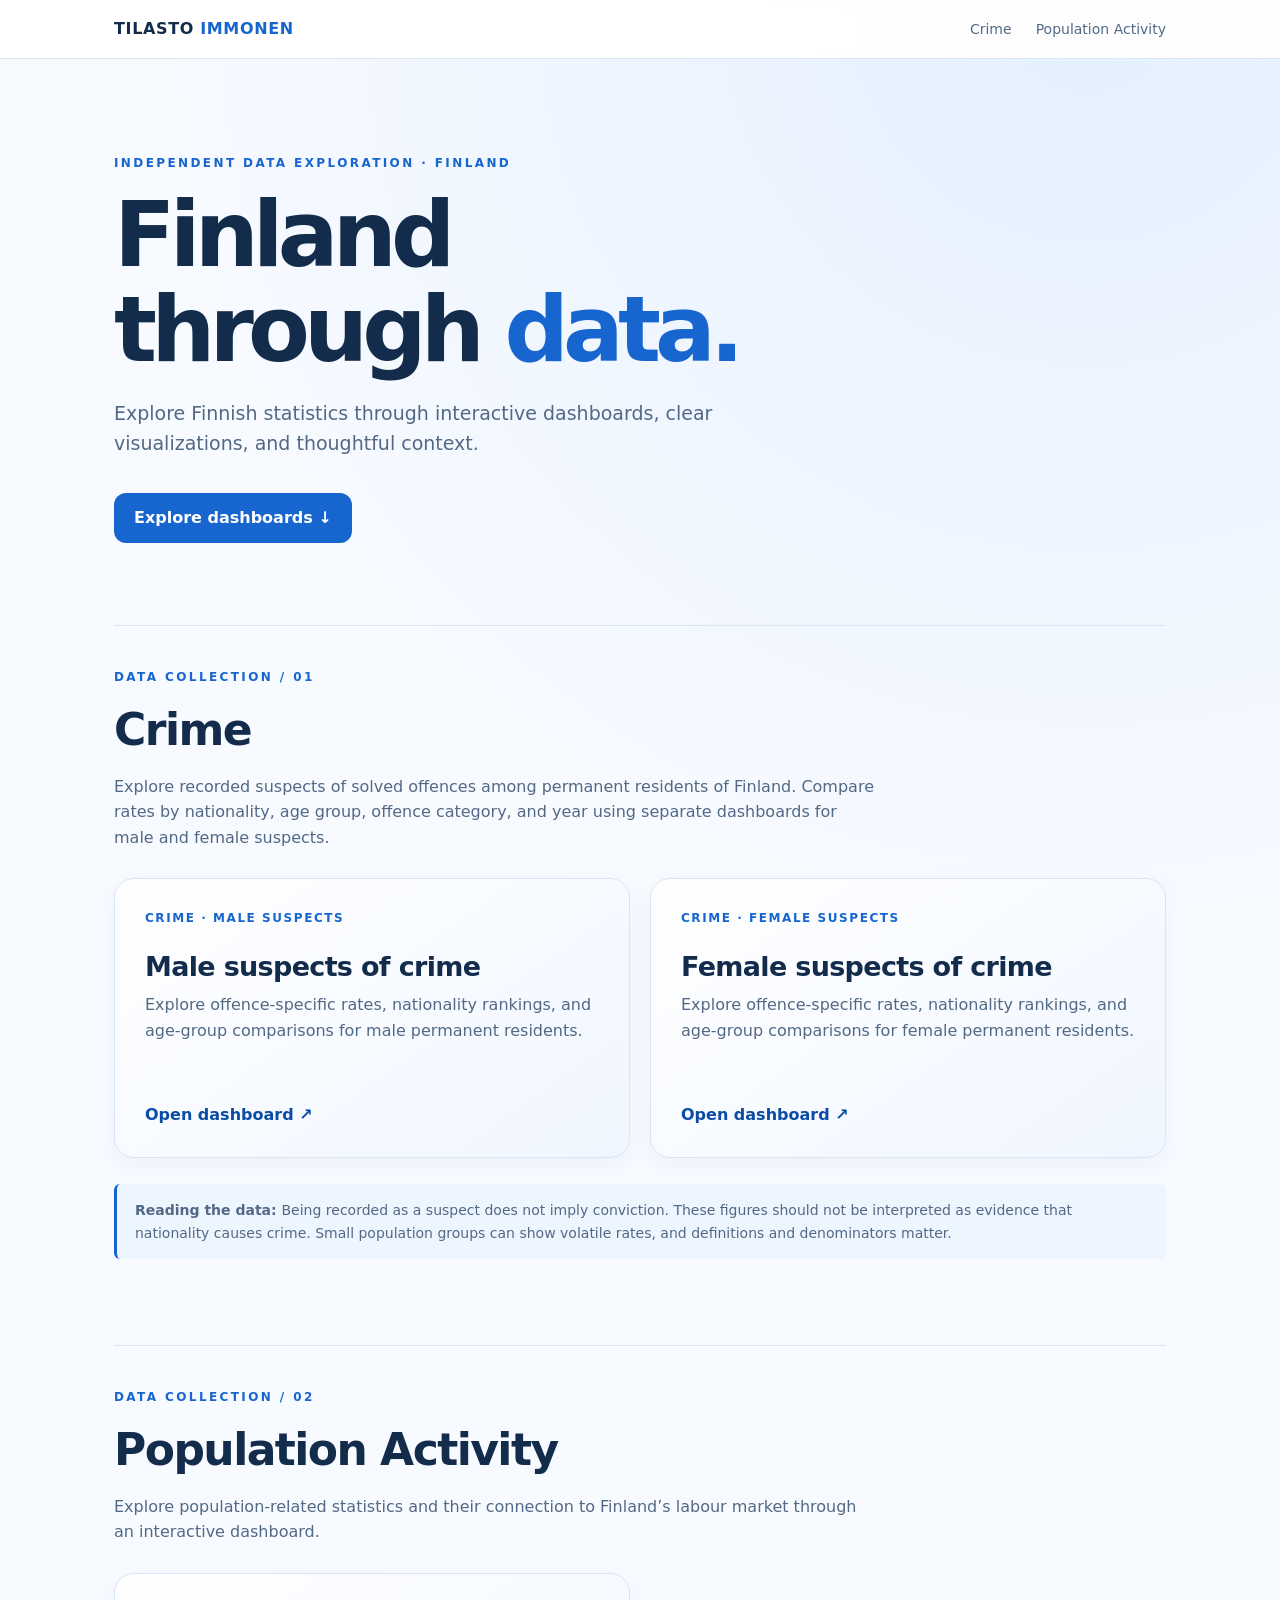
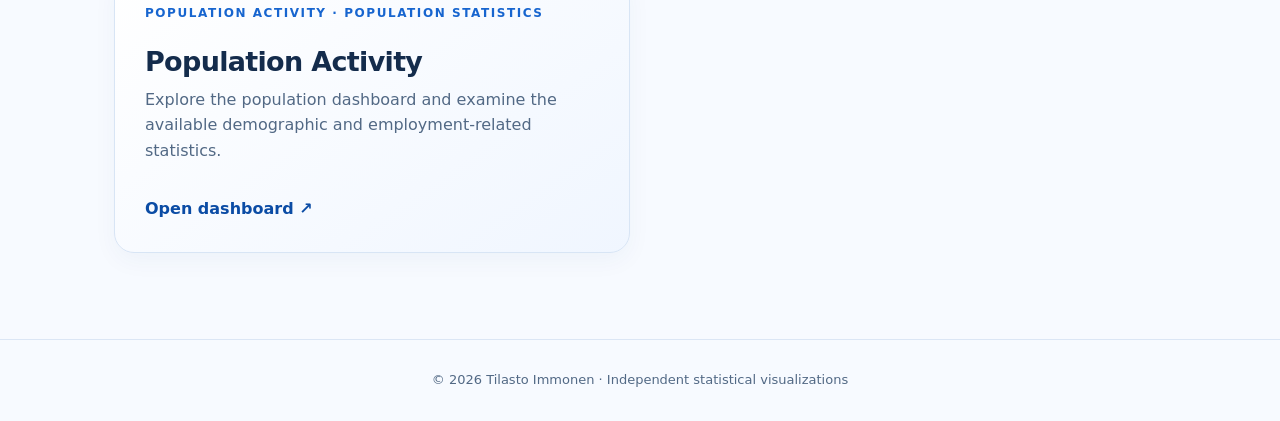
<file: index.html>
<!DOCTYPE html>
<html lang="en">
 <head>
  <meta charset="utf-8"/>
  <meta content="width=device-width,initial-scale=1" name="viewport"/>
  <meta content="Tilasto Immonen — independent explorations of Finnish statistics." name="description"/>
  <title>
   Tilasto Immonen | Finland Through Data
  </title>
  <link href="index.css" rel="stylesheet"/>
 </head>
 <body>
  <header>
   <div class="nav">
    <a class="brand" href="#home">
     TILASTO
     <span>
      IMMONEN
     </span>
    </a>
    <nav aria-label="Main navigation">
     <a href="#crime">
      Crime
     </a>
     <a href="#population-activity">
      Population Activity
     </a>
    </nav>
   </div>
  </header>
  <main id="home">
   <section class="hero">
    <div class="eyebrow">
     Independent data exploration · Finland
    </div>
    <h1>
     Finland
     <br/>
     through
     <span>
      data.
     </span>
    </h1>
    <p>
     Explore Finnish statistics through interactive dashboards, clear visualizations, and thoughtful context.
    </p>
    <a class="button" href="#crime">
     Explore dashboards ↓
    </a>
   </section>
   <section class="section" id="crime">
    <div class="eyebrow">
     Data collection / 01
    </div>
    <h2>
     Crime
    </h2>
    <p class="section-intro">
     Explore recorded suspects of solved offences among permanent residents of Finland. Compare rates by nationality, age group, offence category, and year using separate dashboards for male and female suspects.
    </p>
    <div class="cards">
     <a class="card" href="male.html">
      <div class="tag">
       Crime · Male suspects
      </div>
      <h3>
       Male suspects of crime
      </h3>
      <p>
       Explore offence-specific rates, nationality rankings, and age-group comparisons for male permanent residents.
      </p>
      <div class="arrow">
       Open dashboard ↗
      </div>
     </a>
     <a class="card" href="female.html">
      <div class="tag">
       Crime · Female suspects
      </div>
      <h3>
       Female suspects of crime
      </h3>
      <p>
       Explore offence-specific rates, nationality rankings, and age-group comparisons for female permanent residents.
      </p>
      <div class="arrow">
       Open dashboard ↗
      </div>
     </a>
    </div>
    <div class="note">
     <strong>
      Reading the data:
     </strong>
     Being recorded as a suspect does not imply conviction. These figures should not be interpreted as evidence that nationality causes crime. Small population groups can show volatile rates, and definitions and denominators matter.
    </div>
   </section>
   <section class="section" id="population-activity">
    <div class="eyebrow">
     Data collection / 02
    </div>
    <h2>
     Population Activity
    </h2>
    <p class="section-intro">
     Explore population-related statistics and their connection to Finland’s labour market through an interactive dashboard.
    </p>
    <div class="cards">
     <a class="card" href="population_activitiy.html">
      <div class="tag">
       Population Activity · Population statistics
      </div>
      <h3>
       Population Activity
      </h3>
      <p>
       Explore the population dashboard and examine the available demographic and employment-related statistics.
      </p>
      <div class="arrow">
       Open dashboard ↗
      </div>
     </a>
    </div>
   </section>
  </main>
  <footer>
   © 2026 Tilasto Immonen · Independent statistical visualizations
  </footer>
 </body>
</html>
</file>
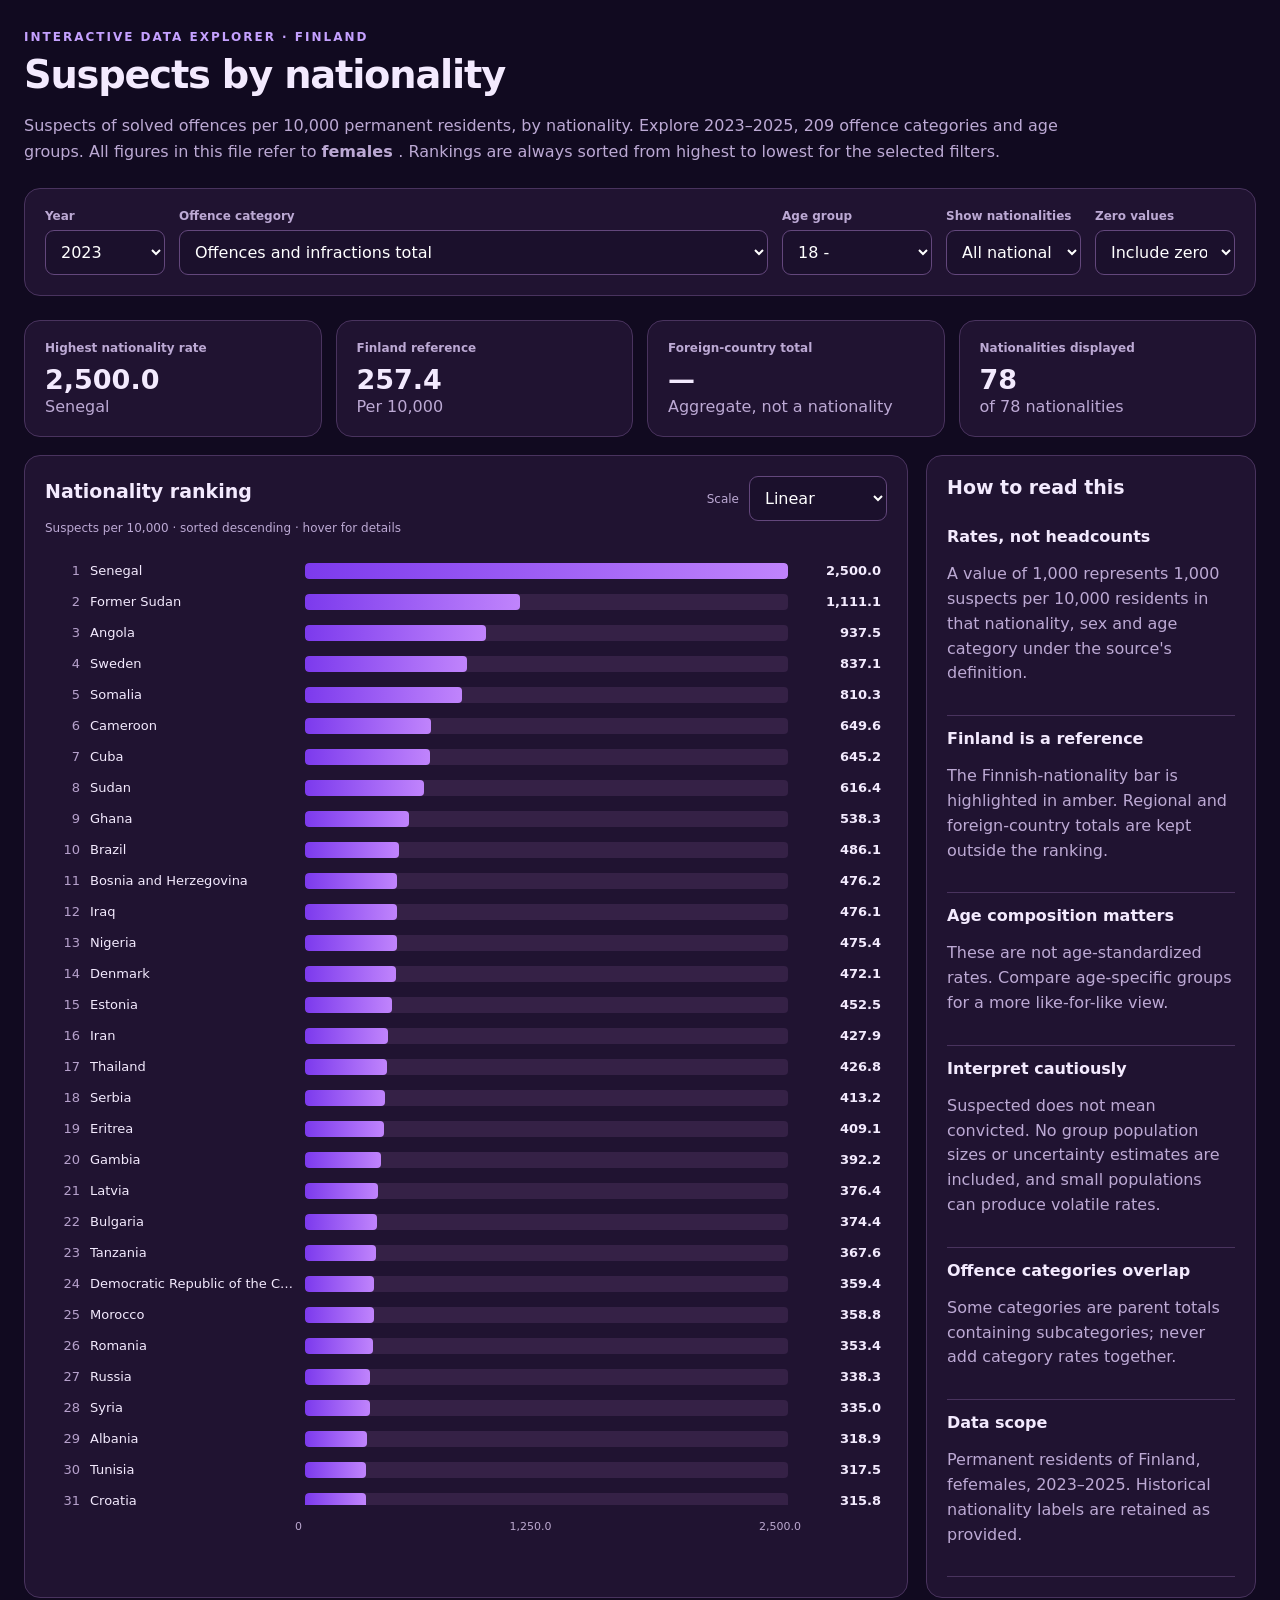
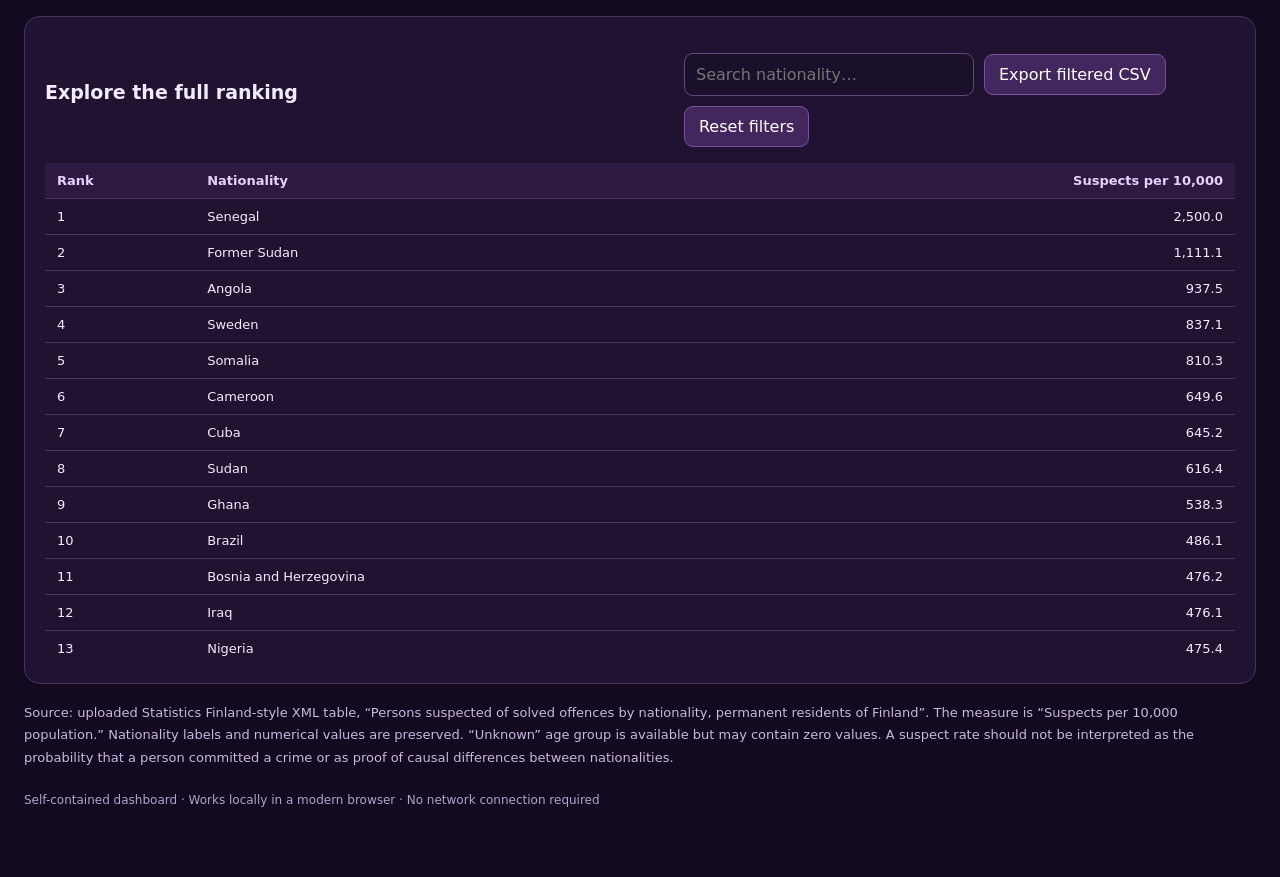
<file: female.html>
<!DOCTYPE html>
<html lang="en">
 <head>
  <meta charset="utf-8"/>
  <meta content="width=device-width,initial-scale=1" name="viewport"/>
  <title>
   Finland | Female suspects by nationality · Interactive dashboard
  </title>
  <link href="female.css" rel="stylesheet"/>
 </head>
 <body class="female">
  <div class="wrap">
   <div class="eyebrow">
    INTERACTIVE DATA EXPLORER · FINLAND
   </div>
   <h1>
    Suspects by nationality
   </h1>
   <p class="intro muted">
    Suspects of solved offences per 10,000 permanent residents, by nationality. Explore 2023–2025, 209 offence categories and age groups. All figures in this file refer to
    <b>
     females
    </b>
    . Rankings are always sorted from highest to lowest for the selected filters.
   </p>
   <div class="filters panel">
    <div>
     <label for="year">
      Year
     </label>
     <select id="year">
     </select>
    </div>
    <div>
     <label for="offence">
      Offence category
     </label>
     <select id="offence">
     </select>
    </div>
    <div>
     <label for="age">
      Age group
     </label>
     <select id="age">
     </select>
    </div>
    <div>
     <label for="top">
      Show nationalities
     </label>
     <select id="top">
      <option value="15">
       Top 15
      </option>
      <option value="25">
       Top 25
      </option>
      <option value="50">
       Top 50
      </option>
      <option selected="" value="all">
       All nationalities
      </option>
     </select>
    </div>
    <div>
     <label for="includeZero">
      Zero values
     </label>
     <select id="includeZero">
      <option value="yes">
       Include zeros
      </option>
      <option value="no">
       Hide zeros
      </option>
     </select>
    </div>
   </div>
   <div class="stats">
    <div class="stat">
     <div class="small-label">
      Highest nationality rate
     </div>
     <div class="value" id="highest">
      —
     </div>
     <div class="muted" id="highestName">
      —
     </div>
    </div>
    <div class="stat">
     <div class="small-label">
      Finland reference
     </div>
     <div class="value" id="finland">
      —
     </div>
     <div class="muted">
      Per 10,000
     </div>
    </div>
    <div class="stat">
     <div class="small-label">
      Foreign-country total
     </div>
     <div class="value" id="foreign">
      —
     </div>
     <div class="muted">
      Aggregate, not a nationality
     </div>
    </div>
    <div class="stat">
     <div class="small-label">
      Nationalities displayed
     </div>
     <div class="value" id="count">
      —
     </div>
     <div class="muted" id="countDetail">
      —
     </div>
    </div>
   </div>
   <div class="grid">
    <section class="panel">
     <div class="chart-top">
      <h2>
       Nationality ranking
      </h2>
      <div class="chart-opts">
       <span class="muted" style="font-size:12px">
        Scale
       </span>
       <select id="scale">
        <option value="linear">
         Linear
        </option>
        <option value="sqrt">
         Square root
        </option>
       </select>
      </div>
     </div>
     <div class="muted" style="font-size:12px">
      Suspects per 10,000 · sorted descending · hover for details
     </div>
     <div class="plot" id="plot">
     </div>
     <div class="axis" id="axis">
     </div>
    </section>
    <aside class="panel side">
     <h2>
      How to read this
     </h2>
     <div class="line">
      <strong>
       Rates, not headcounts
      </strong>
      <p class="muted">
       A value of 1,000 represents 1,000 suspects per 10,000 residents in that nationality, sex and age category under the source's definition.
      </p>
     </div>
     <div class="line">
      <strong>
       Finland is a reference
      </strong>
      <p class="muted">
       The Finnish-nationality bar is highlighted in amber. Regional and foreign-country totals are kept outside the ranking.
      </p>
     </div>
     <div class="line">
      <strong>
       Age composition matters
      </strong>
      <p class="muted">
       These are not age-standardized rates. Compare age-specific groups for a more like-for-like view.
      </p>
     </div>
     <div class="line">
      <strong>
       Interpret cautiously
      </strong>
      <p class="muted">
       Suspected does not mean convicted. No group population sizes or uncertainty estimates are included, and small populations can produce volatile rates.
      </p>
     </div>
     <div class="line">
      <strong>
       Offence categories overlap
      </strong>
      <p class="muted">
       Some categories are parent totals containing subcategories; never add category rates together.
      </p>
     </div>
     <div class="line">
      <strong>
       Data scope
      </strong>
      <p class="muted">
       Permanent residents of Finland, fefemales, 2023–2025. Historical nationality labels are retained as provided.
      </p>
     </div>
    </aside>
   </div>
   <section class="panel" style="margin-top:18px">
    <div class="chart-top">
     <h2>
      Explore the full ranking
     </h2>
     <div class="controls">
      <input aria-label="Search nationality" id="search" placeholder="Search nationality…"/>
      <button id="csv">
       Export filtered CSV
      </button>
      <button id="reset">
       Reset filters
      </button>
     </div>
    </div>
    <div class="tablewrap">
     <table>
      <thead>
       <tr>
        <th>
         Rank
        </th>
        <th>
         Nationality
        </th>
        <th>
         Suspects per 10,000
        </th>
       </tr>
      </thead>
      <tbody id="tbody">
      </tbody>
     </table>
    </div>
   </section>
   <p class="note">
    Source: uploaded Statistics Finland-style XML table, “Persons suspected of solved offences by nationality, permanent residents of Finland”. The measure is “Suspects per 10,000 population.” Nationality labels and numerical values are preserved. “Unknown” age group is available but may contain zero values. A suspect rate should not be interpreted as the probability that a person committed a crime or as proof of causal differences between nationalities.
   </p>
   <footer>
    Self-contained dashboard · Works locally in a modern browser · No network connection required
   </footer>
  </div>
  <script src="female-data.js">
  </script>
  <script src="female.js">
  </script>
 </body>
</html>
</file>
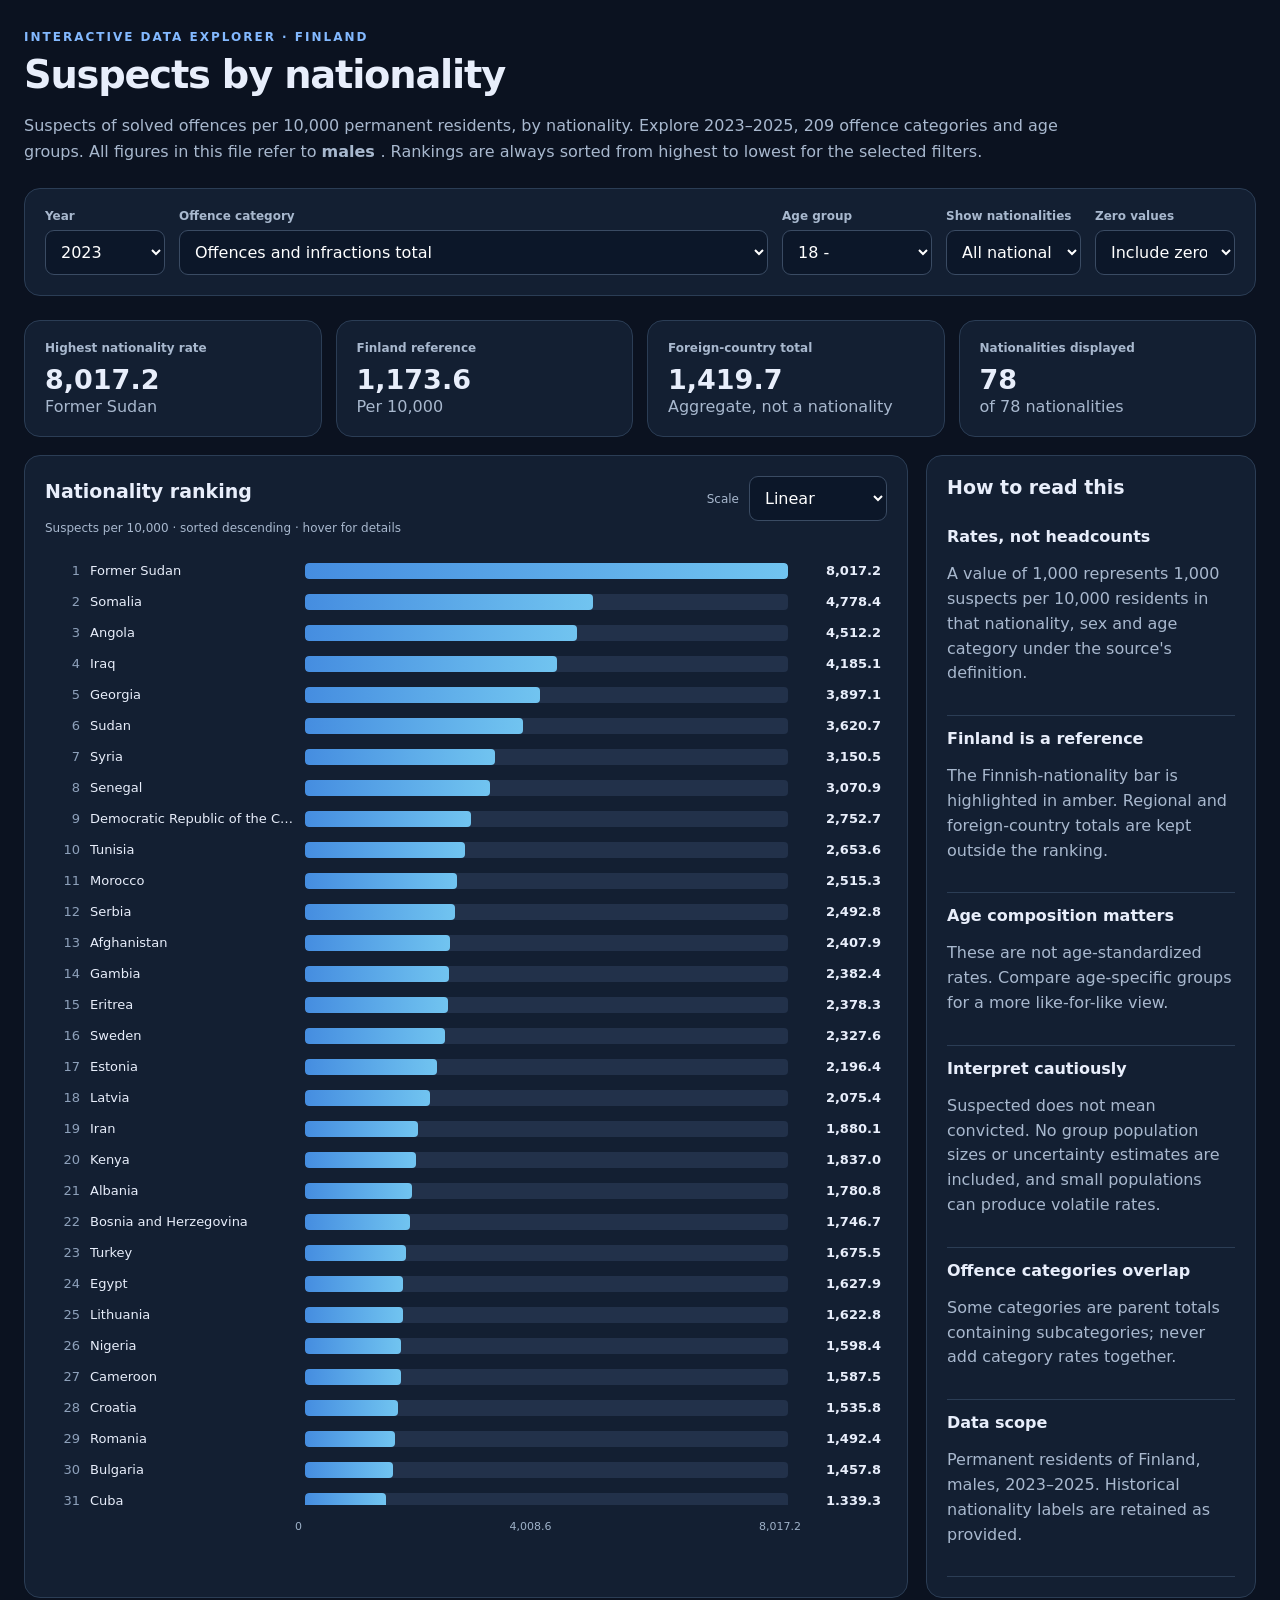
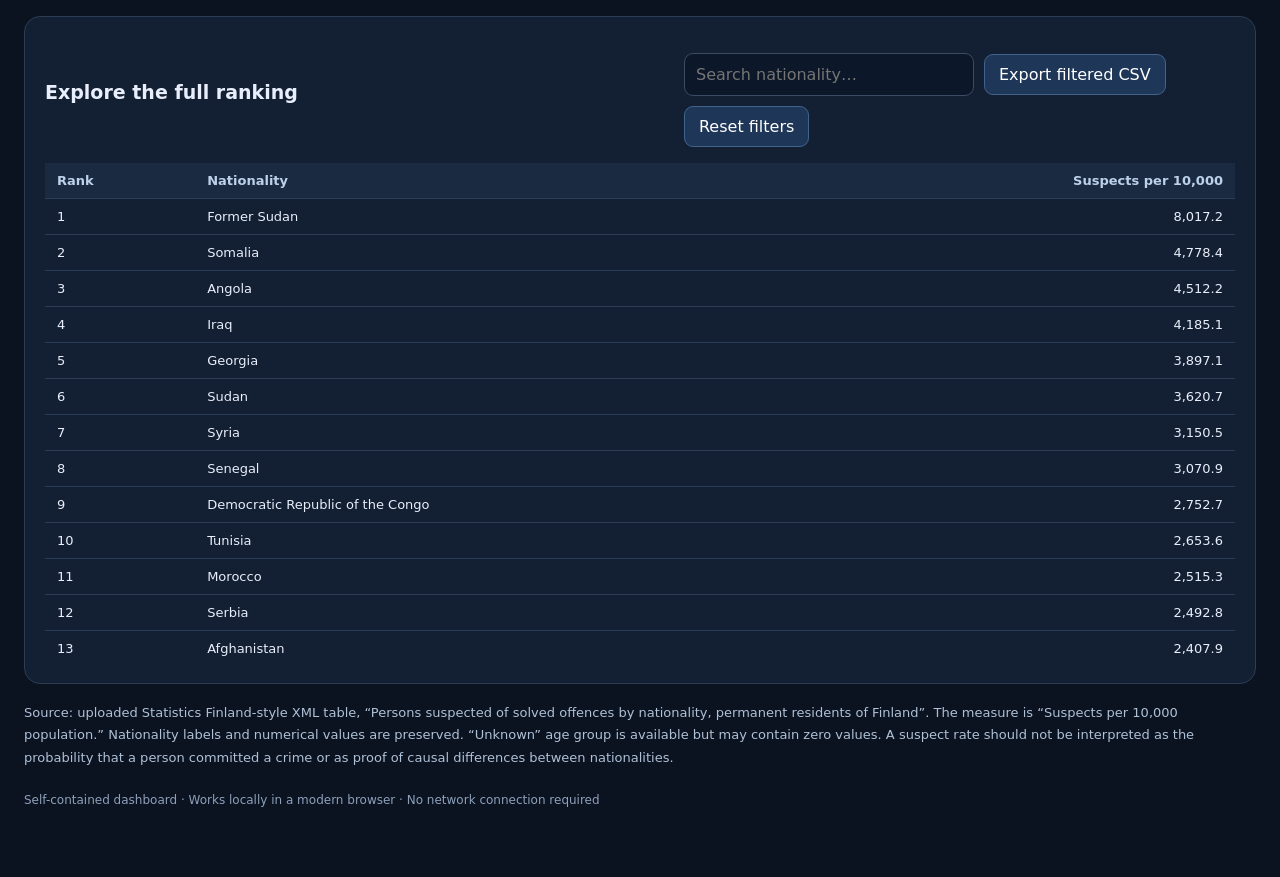
<file: male.html>
<!DOCTYPE html>
<html lang="en">
 <head>
  <meta charset="utf-8"/>
  <meta content="width=device-width,initial-scale=1" name="viewport"/>
  <title>
   Finland | Suspects by nationality · Interactive dashboard
  </title>
  <link href="male.css" rel="stylesheet"/>
 </head>
 <body class="male">
  <div class="wrap">
   <div class="eyebrow">
    INTERACTIVE DATA EXPLORER · FINLAND
   </div>
   <h1>
    Suspects by nationality
   </h1>
   <p class="intro muted">
    Suspects of solved offences per 10,000 permanent residents, by nationality. Explore 2023–2025, 209 offence categories and age groups. All figures in this file refer to
    <b>
     males
    </b>
    . Rankings are always sorted from highest to lowest for the selected filters.
   </p>
   <div class="filters panel">
    <div>
     <label for="year">
      Year
     </label>
     <select id="year">
     </select>
    </div>
    <div>
     <label for="offence">
      Offence category
     </label>
     <select id="offence">
     </select>
    </div>
    <div>
     <label for="age">
      Age group
     </label>
     <select id="age">
     </select>
    </div>
    <div>
     <label for="top">
      Show nationalities
     </label>
     <select id="top">
      <option value="15">
       Top 15
      </option>
      <option value="25">
       Top 25
      </option>
      <option value="50">
       Top 50
      </option>
      <option selected="" value="all">
       All nationalities
      </option>
     </select>
    </div>
    <div>
     <label for="includeZero">
      Zero values
     </label>
     <select id="includeZero">
      <option value="yes">
       Include zeros
      </option>
      <option value="no">
       Hide zeros
      </option>
     </select>
    </div>
   </div>
   <div class="stats">
    <div class="stat">
     <div class="small-label">
      Highest nationality rate
     </div>
     <div class="value" id="highest">
      —
     </div>
     <div class="muted" id="highestName">
      —
     </div>
    </div>
    <div class="stat">
     <div class="small-label">
      Finland reference
     </div>
     <div class="value" id="finland">
      —
     </div>
     <div class="muted">
      Per 10,000
     </div>
    </div>
    <div class="stat">
     <div class="small-label">
      Foreign-country total
     </div>
     <div class="value" id="foreign">
      —
     </div>
     <div class="muted">
      Aggregate, not a nationality
     </div>
    </div>
    <div class="stat">
     <div class="small-label">
      Nationalities displayed
     </div>
     <div class="value" id="count">
      —
     </div>
     <div class="muted" id="countDetail">
      —
     </div>
    </div>
   </div>
   <div class="grid">
    <section class="panel">
     <div class="chart-top">
      <h2>
       Nationality ranking
      </h2>
      <div class="chart-opts">
       <span class="muted" style="font-size:12px">
        Scale
       </span>
       <select id="scale">
        <option value="linear">
         Linear
        </option>
        <option value="sqrt">
         Square root
        </option>
       </select>
      </div>
     </div>
     <div class="muted" style="font-size:12px">
      Suspects per 10,000 · sorted descending · hover for details
     </div>
     <div class="plot" id="plot">
     </div>
     <div class="axis" id="axis">
     </div>
    </section>
    <aside class="panel side">
     <h2>
      How to read this
     </h2>
     <div class="line">
      <strong>
       Rates, not headcounts
      </strong>
      <p class="muted">
       A value of 1,000 represents 1,000 suspects per 10,000 residents in that nationality, sex and age category under the source's definition.
      </p>
     </div>
     <div class="line">
      <strong>
       Finland is a reference
      </strong>
      <p class="muted">
       The Finnish-nationality bar is highlighted in amber. Regional and foreign-country totals are kept outside the ranking.
      </p>
     </div>
     <div class="line">
      <strong>
       Age composition matters
      </strong>
      <p class="muted">
       These are not age-standardized rates. Compare age-specific groups for a more like-for-like view.
      </p>
     </div>
     <div class="line">
      <strong>
       Interpret cautiously
      </strong>
      <p class="muted">
       Suspected does not mean convicted. No group population sizes or uncertainty estimates are included, and small populations can produce volatile rates.
      </p>
     </div>
     <div class="line">
      <strong>
       Offence categories overlap
      </strong>
      <p class="muted">
       Some categories are parent totals containing subcategories; never add category rates together.
      </p>
     </div>
     <div class="line">
      <strong>
       Data scope
      </strong>
      <p class="muted">
       Permanent residents of Finland, males, 2023–2025. Historical nationality labels are retained as provided.
      </p>
     </div>
    </aside>
   </div>
   <section class="panel" style="margin-top:18px">
    <div class="chart-top">
     <h2>
      Explore the full ranking
     </h2>
     <div class="controls">
      <input aria-label="Search nationality" id="search" placeholder="Search nationality…"/>
      <button id="csv">
       Export filtered CSV
      </button>
      <button id="reset">
       Reset filters
      </button>
     </div>
    </div>
    <div class="tablewrap">
     <table>
      <thead>
       <tr>
        <th>
         Rank
        </th>
        <th>
         Nationality
        </th>
        <th>
         Suspects per 10,000
        </th>
       </tr>
      </thead>
      <tbody id="tbody">
      </tbody>
     </table>
    </div>
   </section>
   <p class="note">
    Source: uploaded Statistics Finland-style XML table, “Persons suspected of solved offences by nationality, permanent residents of Finland”. The measure is “Suspects per 10,000 population.” Nationality labels and numerical values are preserved. “Unknown” age group is available but may contain zero values. A suspect rate should not be interpreted as the probability that a person committed a crime or as proof of causal differences between nationalities.
   </p>
   <footer>
    Self-contained dashboard · Works locally in a modern browser · No network connection required
   </footer>
  </div>
  <script src="male-data.js">
  </script>
  <script src="male.js">
  </script>
 </body>
</html>
</file>
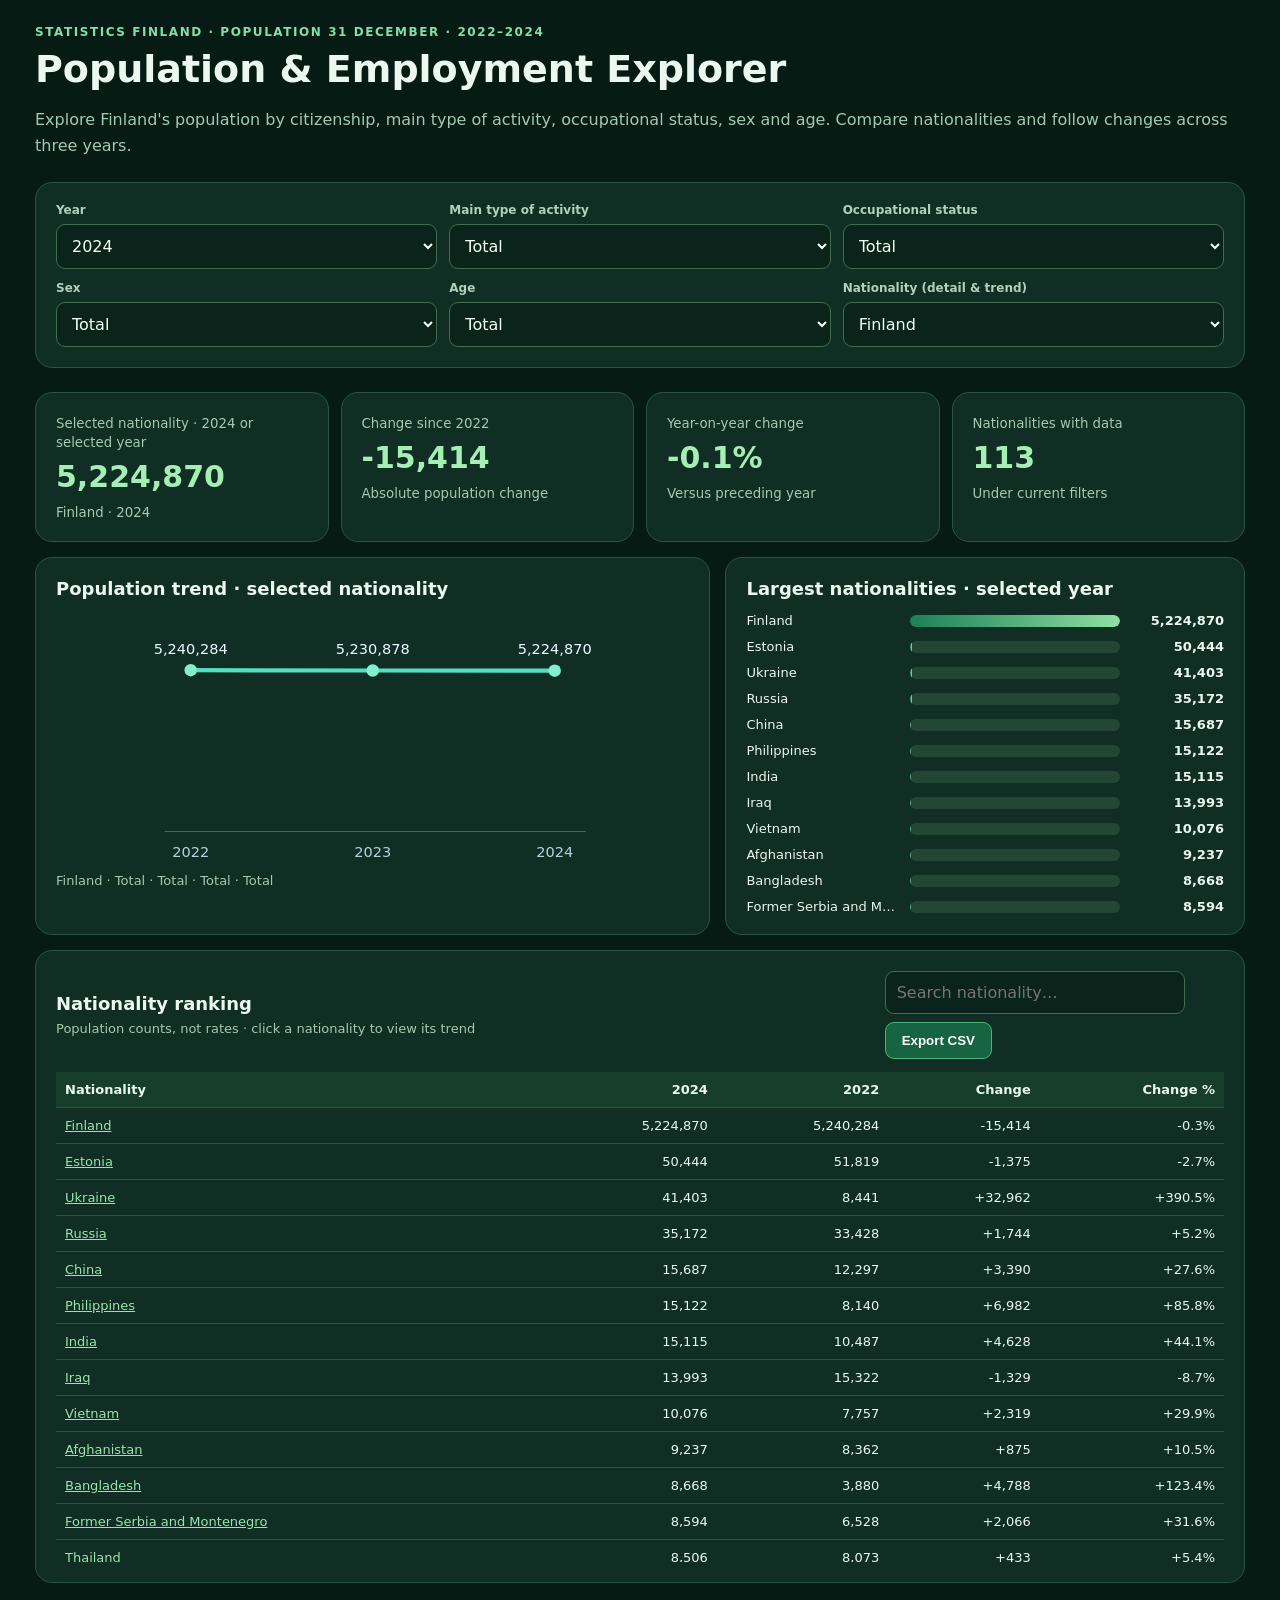
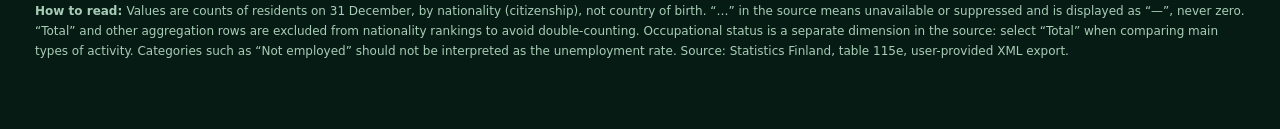
<file: population_activitiy.html>
<!DOCTYPE html>
<html lang="en">
 <head>
  <meta charset="utf-8"/>
  <meta content="width=device-width,initial-scale=1" name="viewport"/>
  <title>
   Finland Population &amp; Employment Explorer
  </title>
  <link href="population_activitiy.css" rel="stylesheet"/>
 </head>
 <body>
  <main>
   <div class="eyebrow">
    Statistics Finland · Population 31 December · 2022–2024
   </div>
   <h1>
    Population &amp; Employment Explorer
   </h1>
   <p class="sub">
    Explore Finland's population by citizenship, main type of activity, occupational status, sex and age. Compare nationalities and follow changes across three years.
   </p>
   <section class="panel filters">
    <div>
     <label for="year">
      Year
     </label>
     <select id="year">
      <option>
       2024
      </option>
      <option>
       2023
      </option>
      <option>
       2022
      </option>
     </select>
    </div>
    <div>
     <label for="activity">
      Main type of activity
     </label>
     <select id="activity">
     </select>
    </div>
    <div>
     <label for="occupation">
      Occupational status
     </label>
     <select id="occupation">
     </select>
    </div>
    <div>
     <label for="sex">
      Sex
     </label>
     <select id="sex">
     </select>
    </div>
    <div>
     <label for="age">
      Age
     </label>
     <select id="age">
     </select>
    </div>
    <div>
     <label for="country">
      Nationality (detail &amp; trend)
     </label>
     <select id="country">
     </select>
    </div>
   </section>
   <section class="stats">
    <div class="panel stat">
     <small>
      Selected nationality · 2024 or selected year
     </small>
     <b id="current">
      —
     </b>
     <small id="currentLabel">
     </small>
    </div>
    <div class="panel stat">
     <small>
      Change since 2022
     </small>
     <b id="change">
      —
     </b>
     <small>
      Absolute population change
     </small>
    </div>
    <div class="panel stat">
     <small>
      Year-on-year change
     </small>
     <b id="yoy">
      —
     </b>
     <small>
      Versus preceding year
     </small>
    </div>
    <div class="panel stat">
     <small>
      Nationalities with data
     </small>
     <b id="count">
      —
     </b>
     <small>
      Under current filters
     </small>
    </div>
   </section>
   <div class="layout">
    <section class="panel">
     <h2>
      Population trend · selected nationality
     </h2>
     <div class="chart" id="trend">
     </div>
     <div class="muted" id="trendNote">
     </div>
    </section>
    <section class="panel">
     <h2>
      Largest nationalities · selected year
     </h2>
     <div class="bars" id="bars">
     </div>
    </section>
   </div>
   <section class="panel" style="margin-top:15px">
    <div class="tools">
     <div>
      <h2 style="margin-bottom:4px">
       Nationality ranking
      </h2>
      <span class="muted">
       Population counts, not rates · click a nationality to view its trend
      </span>
     </div>
     <div style="display:flex;gap:8px;flex-wrap:wrap">
      <input aria-label="Search nationality" id="search" placeholder="Search nationality…"/>
      <button id="csv">
       Export CSV
      </button>
     </div>
    </div>
    <div class="tablewrap">
     <table>
      <thead>
       <tr>
        <th>
         Nationality
        </th>
        <th id="colyear">
         2024
        </th>
        <th>
         2022
        </th>
        <th>
         Change
        </th>
        <th>
         Change %
        </th>
       </tr>
      </thead>
      <tbody id="tbody">
      </tbody>
     </table>
    </div>
   </section>
   <p class="note">
    <b>
     How to read:
    </b>
    Values are counts of residents on 31 December, by nationality (citizenship), not country of birth. “…” in the source means unavailable or suppressed and is displayed as “—”, never zero. “Total” and other aggregation rows are excluded from nationality rankings to avoid double-counting. Occupational status is a separate dimension in the source: select “Total” when comparing main types of activity. Categories such as “Not employed” should not be interpreted as the unemployment rate. Source: Statistics Finland, table 115e, user-provided XML export.
   </p>
  </main>
  <script src="population_activitiy.js">
  </script>
 </body>
</html>
</file>
<file: index.css>
:root {
  color-scheme:light;
  --bg:#f7faff;
  --surface:#ffffff;
  --line:#dbe6f5;
  --text:#142c4c;
  --muted:#526985;
  --blue:#1765cf;
  --blue2:#0b4ca5}

* {
  box-sizing:border-box}

html {
  scroll-behavior:smooth}

body {
  margin:0;
  background:radial-gradient(circle at 85% 0%,#e4f0ff 0,transparent 40%),var(--bg);
  font:16px/1.6 system-ui,-apple-system,Segoe UI,sans-serif;
  color:var(--text)}

a {
  color:inherit}

header {
  border-bottom:1px solid var(--line);
  background:#ffffffed;
  position:sticky;
  top:0;
  z-index:5;
  backdrop-filter:blur(12px)}

.nav {
  max-width:1100px;
  margin:auto;
  padding:16px 24px;
  display:flex;
  justify-content:space-between;
  align-items:center;
  gap:20px}

.brand {
  text-decoration:none;
  font-weight:800;
  letter-spacing:.04em}

.brand span {
  color:var(--blue)}

nav {
  display:flex;
  gap:24px}

nav a {
  text-decoration:none;
  color:var(--muted);
  font-size:14px}

nav a:hover,nav a:focus-visible {
  color:var(--blue)}

main {
  max-width:1100px;
  margin:auto;
  padding:0 24px}

.hero {
  padding:95px 0 82px}

.eyebrow {
  text-transform:uppercase;
  letter-spacing:.2em;
  color:var(--blue);
  font-size:12px;
  font-weight:800}

.hero h1 {
  font-size:clamp(44px,8vw,90px);
  letter-spacing:-.065em;
  line-height:1.06;
  margin:14px 0 20px}

.hero h1 span {
  color:var(--blue)}

.hero p {
  max-width:650px;
  color:var(--muted);
  font-size:19px}

.button {
  display:inline-flex;
  margin-top:16px;
  border-radius:12px;
  padding:12px 20px;
  background:var(--blue);
  color:#fff;
  text-decoration:none;
  font-weight:750}

.button:hover {
  background:var(--blue2)}

.section {
  padding:42px 0 86px;
  border-top:1px solid var(--line)}

.section h2 {
  font-size:clamp(30px,5vw,44px);
  letter-spacing:-.035em;
  margin:8px 0}

.section-intro {
  color:var(--muted);
  max-width:760px;
  margin:0 0 28px}

.cards {
  display:grid;
  grid-template-columns:repeat(2,minmax(0,1fr));
  gap:20px}

.card {
  display:flex;
  flex-direction:column;
  padding:30px;
  border-radius:20px;
  background:linear-gradient(145deg,#ffffff,#f0f6ff);
  border:1px solid #d8e5f5;
  box-shadow:0 8px 24px #1645790b;
  min-height:280px;
  text-decoration:none;
  transition:transform .2s,border-color .2s,box-shadow .2s}

.card:hover,.card:focus-visible {
  transform:translateY(-4px);
  border-color:var(--blue);
  box-shadow:0 12px 28px #16457920}

.card .tag {
  color:var(--blue);
  font-size:12px;
  letter-spacing:.13em;
  text-transform:uppercase;
  font-weight:800}

.card h3 {
  font-size:27px;
  line-height:1.25;
  letter-spacing:-.025em;
  margin:22px 0 8px}

.card p {
  color:var(--muted);
  margin:0 0 22px}

.card .arrow {
  margin-top:auto;
  color:var(--blue2);
  font-weight:750}

.note {
  font-size:14px;
  color:var(--muted);
  background:#edf5ff;
  border-left:3px solid var(--blue);
  padding:15px 18px;
  border-radius:6px;
  margin-top:26px}

footer {
  border-top:1px solid var(--line);
  padding:30px 24px;
  text-align:center;
  color:var(--muted);
  font-size:13px}

@media(max-width:650px) {
  .cards {
  grid-template-columns:1fr}

.hero {
  padding:66px 0}

.nav {
  padding:14px 18px;
  flex-wrap:wrap}

main {
  padding:0 18px}

}
</file>
<file: female.css>
:root {
  font-family:Inter,system-ui,-apple-system,Segoe UI,sans-serif;
  color:#f3eafe;
  background:#110a20}

* {
  box-sizing:border-box}

body {
  margin:0}

.wrap {
  max-width:1450px;
  margin:auto;
  padding:30px 24px 70px}

h1 {
  font-size:clamp(26px,3vw,40px);
  letter-spacing:-1.2px;
  margin:8px 0}

h2 {
  font-size:19px;
  margin:0 0 16px}

.muted {
  color:#bca9d4}

.eyebrow {
  font-size:12px;
  letter-spacing:2px;
  color:#c5a1ff;
  font-weight:750}

.intro {
  max-width:1050px;
  line-height:1.6}

.panel,.stat {
  background:#201331;
  border:1px solid #49335e;
  border-radius:16px;
  padding:20px}

.filters {
  display:grid;
  grid-template-columns:120px minmax(260px,2fr) 150px 135px 140px;
  gap:14px;
  margin:24px 0}

.filters label,.small-label {
  display:block;
  color:#bca9d4;
  font-size:12px;
  font-weight:650;
  margin-bottom:7px}

select,input,button {
  font:inherit}

select,input {
  width:100%;
  background:#1b102c;
  border:1px solid #63477c;
  border-radius:9px;
  color:#fff;
  padding:11px}

button {
  cursor:pointer;
  background:#42275f;
  border:1px solid #76529d;
  color:#fff;
  border-radius:9px;
  padding:10px 14px}

button:hover {
  background:#65418d}

.stats {
  display:grid;
  grid-template-columns:repeat(4,1fr);
  gap:14px;
  margin-bottom:18px}

.stat .value {
  font-size:27px;
  font-weight:800;
  margin:9px 0 2px;
  font-variant-numeric:tabular-nums}

.grid {
  display:grid;
  grid-template-columns:minmax(0,1fr) 330px;
  gap:18px}

.chart-top {
  display:flex;
  justify-content:space-between;
  align-items:center;
  gap:12px;
  flex-wrap:wrap}

.chart-opts {
  display:flex;
  align-items:center;
  gap:10px;
  flex-wrap:wrap}

.chart-opts select {
  width:auto}

.plot {
  margin-top:20px;
  max-height:950px;
  overflow:auto;
  padding-right:6px}

.barrow {
  display:grid;
  grid-template-columns:35px minmax(135px,205px) minmax(80px,1fr) 83px;
  align-items:center;
  gap:10px;
  min-height:31px;
  font-size:13px}

.rank {
  color:#b6a1cc;
  text-align:right}

.name {
  overflow:hidden;
  text-overflow:ellipsis;
  white-space:nowrap}

.track {
  height:16px;
  background:#352146;
  border-radius:4px;
  position:relative;
  overflow:hidden}

.bar {
  height:100%;
  background:linear-gradient(90deg,#7c3aed,#c084fc);
  border-radius:4px}

.bar.fin {
  background:#e9a7e9}

.num {
  text-align:right;
  font-variant-numeric:tabular-nums;
  font-weight:650}

.axis {
  display:flex;
  justify-content:space-between;
  font-size:11px;
  color:#bba8cf;
  margin:15px 86px 0 250px}

.side p {
  line-height:1.55}

.side .line {
  padding:13px 0;
  border-bottom:1px solid #49335e}

.side .line strong {
  display:block;
  margin-bottom:5px}

.controls {
  display:flex;
  gap:10px;
  align-items:center;
  flex-wrap:wrap;
  margin:16px 0}

.controls input {
  max-width:290px}

.tablewrap {
  overflow:auto;
  max-height:500px}

table {
  width:100%;
  border-collapse:collapse;
  font-size:13px}

th,td {
  padding:10px 12px;
  text-align:left;
  border-bottom:1px solid #49335e}

th {
  position:sticky;
  top:0;
  background:#2c1a40;
  color:#e5d2fa}

td:last-child,th:last-child {
  text-align:right;
  font-variant-numeric:tabular-nums}

.note {
  font-size:13px;
  line-height:1.7;
  color:#cbb7df;
  margin-top:18px}

footer {
  margin-top:24px;
  color:#b6a1cc;
  font-size:12px}

@media(max-width:1050px) {
  .filters {
  grid-template-columns:repeat(3,1fr)}

.grid {
  grid-template-columns:1fr}

.stats {
  grid-template-columns:repeat(2,1fr)}

}

@media(max-width:600px) {
  .wrap {
  padding:18px 12px}

.filters {
  grid-template-columns:1fr 1fr}

.filters>div:nth-child(2) {
  grid-column:1/-1;
  grid-row:2}

.stats {
  gap:8px}

.stat {
  padding:13px}

.stat .value {
  font-size:20px}

.barrow {
  grid-template-columns:23px 110px minmax(40px,1fr) 67px;
  gap:5px;
  font-size:11px}

.axis {
  margin-left:145px;
  margin-right:67px}

.panel {
  padding:14px}

}
</file>
<file: male.css>
:root {
  font-family:Inter,system-ui,-apple-system,Segoe UI,sans-serif;
  color:#e8eefb;
  background:#0b1220}

* {
  box-sizing:border-box}

body {
  margin:0}

.wrap {
  max-width:1450px;
  margin:auto;
  padding:30px 24px 70px}

h1 {
  font-size:clamp(26px,3vw,40px);
  letter-spacing:-1.2px;
  margin:8px 0}

h2 {
  font-size:19px;
  margin:0 0 16px}

.muted {
  color:#a8b8ce}

.eyebrow {
  font-size:12px;
  letter-spacing:2px;
  color:#83b9ff;
  font-weight:750}

.intro {
  max-width:1050px;
  line-height:1.6}

.panel,.stat {
  background:#131f32;
  border:1px solid #2b3d55;
  border-radius:16px;
  padding:20px}

.filters {
  display:grid;
  grid-template-columns:120px minmax(260px,2fr) 150px 135px 140px;
  gap:14px;
  margin:24px 0}

.filters label,.small-label {
  display:block;
  color:#a8b8ce;
  font-size:12px;
  font-weight:650;
  margin-bottom:7px}

select,input,button {
  font:inherit}

select,input {
  width:100%;
  background:#0c1729;
  border:1px solid #3a4b63;
  border-radius:9px;
  color:#fff;
  padding:11px}

button {
  cursor:pointer;
  background:#1e3657;
  border:1px solid #42648b;
  color:#fff;
  border-radius:9px;
  padding:10px 14px}

button:hover {
  background:#28507e}

.stats {
  display:grid;
  grid-template-columns:repeat(4,1fr);
  gap:14px;
  margin-bottom:18px}

.stat .value {
  font-size:27px;
  font-weight:800;
  margin:9px 0 2px;
  font-variant-numeric:tabular-nums}

.grid {
  display:grid;
  grid-template-columns:minmax(0,1fr) 330px;
  gap:18px}

.chart-top {
  display:flex;
  justify-content:space-between;
  align-items:center;
  gap:12px;
  flex-wrap:wrap}

.chart-opts {
  display:flex;
  align-items:center;
  gap:10px;
  flex-wrap:wrap}

.chart-opts select {
  width:auto}

.plot {
  margin-top:20px;
  max-height:950px;
  overflow:auto;
  padding-right:6px}

.barrow {
  display:grid;
  grid-template-columns:35px minmax(135px,205px) minmax(80px,1fr) 83px;
  align-items:center;
  gap:10px;
  min-height:31px;
  font-size:13px}

.rank {
  color:#8ea1bb;
  text-align:right}

.name {
  overflow:hidden;
  text-overflow:ellipsis;
  white-space:nowrap}

.track {
  height:16px;
  background:#22314a;
  border-radius:4px;
  position:relative;
  overflow:hidden}

.bar {
  height:100%;
  background:linear-gradient(90deg,#458de0,#71c4f0);
  border-radius:4px}

.bar.fin {
  background:#e6a65b}

.num {
  text-align:right;
  font-variant-numeric:tabular-nums;
  font-weight:650}

.axis {
  display:flex;
  justify-content:space-between;
  font-size:11px;
  color:#9eb1c8;
  margin:15px 86px 0 250px}

.side p {
  line-height:1.55}

.side .line {
  padding:13px 0;
  border-bottom:1px solid #2b3d55}

.side .line strong {
  display:block;
  margin-bottom:5px}

.controls {
  display:flex;
  gap:10px;
  align-items:center;
  flex-wrap:wrap;
  margin:16px 0}

.controls input {
  max-width:290px}

.tablewrap {
  overflow:auto;
  max-height:500px}

table {
  width:100%;
  border-collapse:collapse;
  font-size:13px}

th,td {
  padding:10px 12px;
  text-align:left;
  border-bottom:1px solid #2b3d55}

th {
  position:sticky;
  top:0;
  background:#1a2a40;
  color:#bcd1ea}

td:last-child,th:last-child {
  text-align:right;
  font-variant-numeric:tabular-nums}

.note {
  font-size:13px;
  line-height:1.7;
  color:#afc1d6;
  margin-top:18px}

footer {
  margin-top:24px;
  color:#8ea1bb;
  font-size:12px}

@media(max-width:1050px) {
  .filters {
  grid-template-columns:repeat(3,1fr)}

.grid {
  grid-template-columns:1fr}

.stats {
  grid-template-columns:repeat(2,1fr)}

}

@media(max-width:600px) {
  .wrap {
  padding:18px 12px}

.filters {
  grid-template-columns:1fr 1fr}

.filters>div:nth-child(2) {
  grid-column:1/-1;
  grid-row:2}

.stats {
  gap:8px}

.stat {
  padding:13px}

.stat .value {
  font-size:20px}

.barrow {
  grid-template-columns:23px 110px minmax(40px,1fr) 67px;
  gap:5px;
  font-size:11px}

.axis {
  margin-left:145px;
  margin-right:67px}

.panel {
  padding:14px}

}
</file>
<file: population_activitiy.css>
:root {
  font-family:Inter,system-ui,-apple-system,Segoe UI,sans-serif;
  background:#071b15;
  color:#eaf8ef}

* {
  box-sizing:border-box}

body {
  margin:0}

main {
  max-width:1370px;
  margin:auto;
  padding:25px clamp(14px,3vw,35px) 55px}

h1 {
  font-size:clamp(25px,3vw,38px);
  margin:8px 0}

h2 {
  font-size:18px;
  margin:0 0 14px}

.sub {
  color:#a3c9b3;
  line-height:1.6}

.eyebrow {
  color:#83dfaa;
  text-transform:uppercase;
  letter-spacing:.13em;
  font-size:12px;
  font-weight:800}

.panel {
  background:#102e23;
  border:1px solid #2b5440;
  border-radius:17px;
  padding:20px;
  min-width:0}

.filters {
  display:grid;
  grid-template-columns:repeat(3,minmax(0,1fr));
  gap:12px;
  margin:24px 0}

label {
  font-size:12px;
  color:#b1d1bb;
  font-weight:750;
  display:block;
  margin-bottom:7px}

select,input {
  width:100%;
  background:#0a241b;
  border:1px solid #426b52;
  color:#f3fff5;
  border-radius:9px;
  padding:11px;
  font:inherit;
  min-width:0}

.stats {
  display:grid;
  grid-template-columns:repeat(4,minmax(0,1fr));
  gap:12px}

.stat b {
  display:block;
  font-size:clamp(20px,2.5vw,30px);
  margin:8px 0;
  color:#a5efb5}

.stat small {
  color:#a3c9b3}

.layout {
  display:grid;
  grid-template-columns:1.3fr 1fr;
  gap:15px;
  margin-top:15px}

.chart {
  width:100%;
  height:260px}

.chart svg {
  width:100%;
  height:100%}

.muted {
  color:#a5c8b1;
  font-size:13px}

.bars {
  display:flex;
  flex-direction:column;
  gap:11px;
  max-height:420px;
  overflow:auto}

.barrow {
  display:grid;
  grid-template-columns:minmax(85px,155px) 1fr 95px;
  gap:9px;
  align-items:center;
  font-size:13px}

.barrow span {
  overflow:hidden;
  text-overflow:ellipsis;
  white-space:nowrap}

.track {
  height:12px;
  background:#244735;
  border-radius:8px;
  overflow:hidden}

.fill {
  height:100%;
  background:linear-gradient(90deg,#1b8058,#8fe0a1);
  border-radius:8px}

.barrow strong {
  text-align:right;
  font-variant-numeric:tabular-nums}

.tablewrap {
  overflow:auto;
  max-height:490px}

table {
  width:100%;
  border-collapse:collapse;
  font-size:13px}

th,td {
  padding:10px 9px;
  border-bottom:1px solid #2b5440;
  text-align:right;
  white-space:nowrap}

th:first-child,td:first-child {
  text-align:left}

thead {
  position:sticky;
  top:0;
  background:#173d2b}

button {
  border:1px solid #4fb17a;
  border-radius:9px;
  padding:10px 16px;
  background:#176443;
  color:white;
  font-weight:750;
  cursor:pointer}

.tools {
  display:flex;
  gap:10px;
  align-items:center;
  justify-content:space-between;
  flex-wrap:wrap;
  margin-bottom:13px}

.tools input {
  max-width:300px}

.note {
  font-size:12px;
  line-height:1.65;
  color:#a8cdb6;
  margin-top:19px}

a {
  color:#9be4ae}

@media(max-width:850px) {
  .layout {
  grid-template-columns:1fr}

.stats {
  grid-template-columns:repeat(2,minmax(0,1fr))}

}

@media(max-width:620px) {
  .filters {
  grid-template-columns:1fr 1fr}

.barrow {
  grid-template-columns:100px 1fr 85px}

.stats {
  grid-template-columns:1fr 1fr}

}

@media(max-width:410px) {
  .filters {
  grid-template-columns:1fr}

}
</file>
